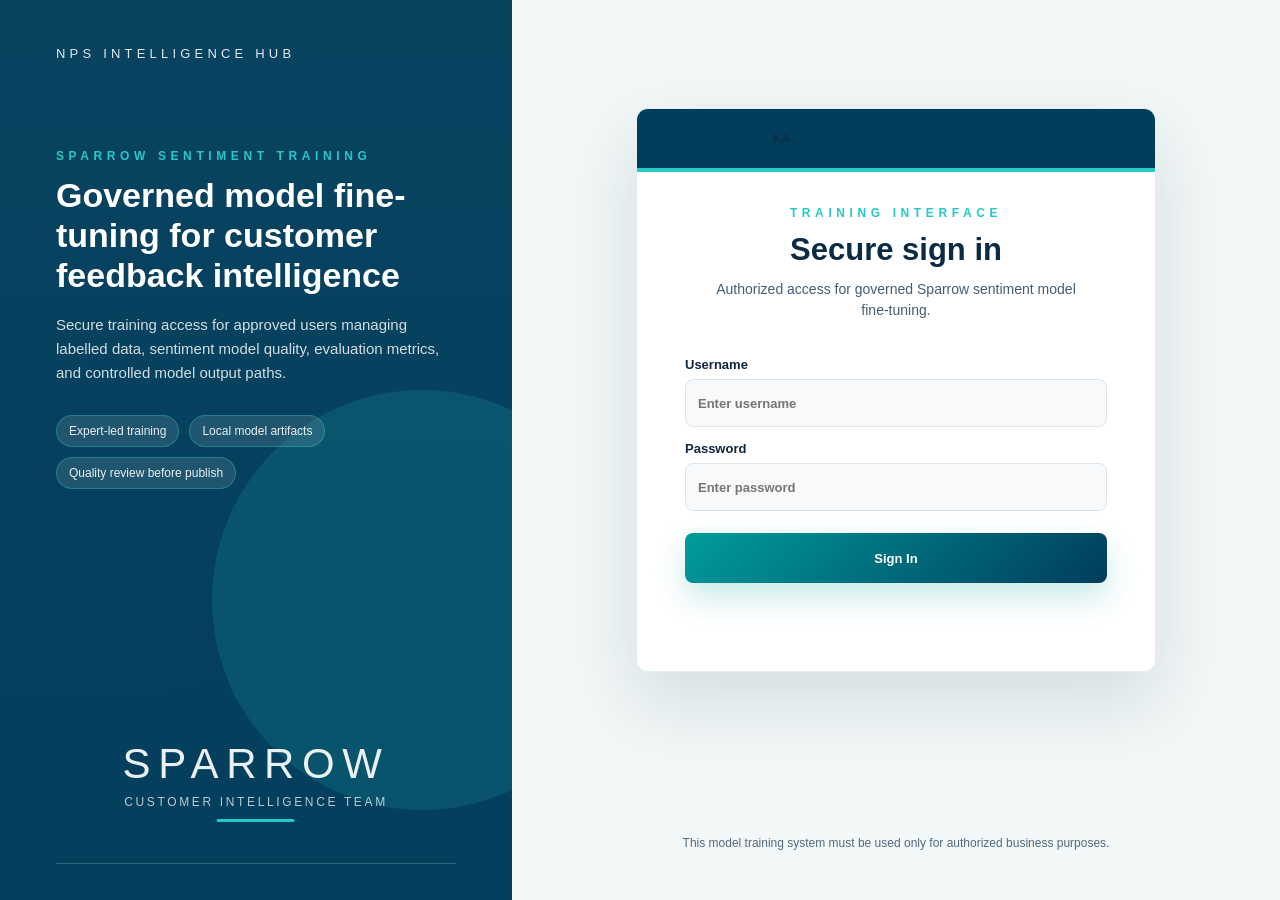
<file: apps/sparrow-training/frontend/index.html>
﻿<!doctype html>
<html lang="en">
<head>
  <meta charset="utf-8">
  <meta name="viewport" content="width=device-width, initial-scale=1">
  <title>Sparrow Sentiment Training</title>
  <link rel="stylesheet" href="styles.css">
</head>
<body>
  <main id="loginView" class="login-shell">
    <section class="login-brand-panel" aria-label="Krestrel Sparrow training sign-in brand panel">
      <div class="login-brand-top">
        <span>NPS Intelligence Hub</span>
      </div>
      <div class="login-brand-copy">
        <p class="login-kicker">Sparrow Sentiment Training</p>
        <h1>Governed model fine-tuning for customer feedback intelligence</h1>
        <p>Secure training access for approved users managing labelled data, sentiment model quality, evaluation metrics, and controlled model output paths.</p>
      </div>
      <div class="login-assurance-row">
        <span>Expert-led training</span>
        <span>Local model artifacts</span>
        <span>Quality review before publish</span>
      </div>
      <div class="sparrow-wordmark" aria-label="Sparrow"><span>Sparrow</span><small>Customer Intelligence Team</small></div>

    </section>

    <section class="login-auth-panel" aria-label="Sparrow training username sign in">
      <div class="login-card">
        <div class="login-logo-ribbon">
          <span class="login-card-logo logo-text">KA</span>
        </div>
        <div class="login-card-intro">
          <p class="auth-kicker">TRAINING INTERFACE</p>
          <h2>Secure sign in</h2>
          <p class="auth-helper">Authorized access for governed Sparrow sentiment model fine-tuning.</p>
        </div>
        <label>Username<input id="loginUser" autocomplete="username" placeholder="Enter username"></label>
        <label>Password<input id="loginPass" type="password" autocomplete="current-password" placeholder="Enter password"></label>
        <button id="loginBtn" class="primary-btn">Sign In</button>
        <p id="loginError" class="error-text"></p>
      </div>
      <p class="login-footer-note">This model training system must be used only for authorized business purposes.</p>
    </section>
  </main>

  <main id="appView" class="app-shell hidden">
    <header class="topbar">
      <div class="brand-row">
        <span class="topbar-logo logo-text">KA</span>
        <span class="brand-divider"></span>
        <span class="hub-name">NPS Intelligence Hub</span>
        <span class="training-title">Sparrow Sentiment Training</span>
      </div>
      <div class="top-actions">
        <span class="status-pill">Admin: anoop</span>
        <button id="downloadSummaryPdfTop" class="ghost-btn">Download Training Summary PDF</button>
        <button id="logoutBtn" class="ghost-btn">Logout</button>
      </div>
    </header>

    <section class="hero-card">
      <div>
        <p class="eyebrow">Model Objective</p>
        <h2>Classify verbatim feedback into Positive, Neutral, and Negative sentiment</h2>
        <p>Sparrow is the sentiment layer used by NPS Analyzer before Owl applies theme intelligence. This page documents the full training workflow and produces a deployable sentiment model path for the main toolkit.</p>
      </div>
      <div class="metric-strip">
        <div><span id="rowCount">0</span><small>Rows</small></div>
        <div><span id="readyRows">0</span><small>Ready</small></div>
        <div><span id="readinessScore">0%</span><small>Readiness</small></div>
      </div>
    </section>

    <nav class="workspace-tabs" aria-label="Sparrow training workspace tabs">
      <button class="tab-btn active" type="button" data-tab="trainingTab">Training Console</button>
      <button class="tab-btn" type="button" data-tab="detailedDataTab">Detailed Data</button>
    </nav>

    <section id="trainingTab" class="workflow-grid tab-panel active">
      <article class="panel span-2">
        <div class="panel-head">
          <div>
            <p class="eyebrow">Step 1</p>
            <h3>Training Data</h3>
          </div>
          <input id="dataFile" type="file" accept=".csv,.txt,.tsv">
        </div>
        <p class="muted">Upload labelled historical feedback. CSV, TSV, and TXT previews are read directly in this HTML interface. Excel files can be converted to CSV before training.</p>
        <div id="fileStatus" class="notice">No training file loaded.</div>
        <div class="table-wrap">
          <table id="previewTable"></table>
        </div>
      </article>

      <article class="panel">
        <p class="eyebrow">Step 2</p>
        <h3>Column Mapping</h3>
        <label>Feedback / Verbatim Column<select id="textColumn"></select></label>
        <label>Sentiment Label Column<select id="labelColumn"></select></label>
        <label>Optional Record ID<select id="idColumn"></select></label>
        <label>Optional Date / Wave<select id="dateColumn"></select></label>
        <button id="validateMapping" class="primary-btn">Validate Mapping</button>
        <div id="mappingStatus" class="notice">Map feedback and sentiment fields.</div>
      </article>

      <article class="panel">
        <p class="eyebrow">Step 3</p>
        <h3>Dataset Intelligence</h3>
        <div class="mini-grid">
          <div><span id="positiveCount">0</span><small>Positive</small></div>
          <div><span id="neutralCount">0</span><small>Neutral</small></div>
          <div><span id="negativeCount">0</span><small>Negative</small></div>
          <div><span id="missingCount">0</span><small>Missing Text</small></div>
          <div><span id="duplicateCount">0</span><small>Duplicates</small></div>
          <div><span id="avgLength">0</span><small>Avg Words</small></div>
        </div>
        <div id="qualityNotes" class="note-list"></div>
      </article>

      <article class="panel">
        <p class="eyebrow">Step 4</p>
        <h3>Training Configuration</h3>
        <label>Base Model<select id="baseModel"><option>Bundled Sparrow Production Model</option><option>distilroberta-base</option><option>roberta-base</option><option>microsoft/deberta-v3-small</option></select></label>
        <div class="form-row">
          <label>Epochs<input id="epochs" type="number" min="1" value="4"></label>
          <label>Batch Size<input id="batchSize" type="number" min="1" value="16"></label>
        </div>
        <div class="form-row">
          <label>Learning Rate<input id="learningRate" value="2e-5"></label>
          <label>Validation Split<input id="validationSplit" value="20%"></label>
        </div>
        <div class="form-row">
          <label>Max Length<input id="maxLength" type="number" value="192"></label>
          <label>Random Seed<input id="seed" type="number" value="42"></label>
        </div>
        <label class="check-row"><input id="earlyStop" type="checkbox" checked> Enable early stopping</label>
      </article>

      <article class="panel">
        <p class="eyebrow">Step 4A</p>
        <h3>System Readiness</h3>
        <div class="button-row compact-actions">
          <button id="refreshStatus" class="ghost-btn">Refresh Status</button>
          <button id="validateModel" class="ghost-btn">Validate Sparrow Model</button>
        </div>
        <div class="readiness-list" id="systemReadiness">
          <div><span>Backend</span><strong id="backendStatus">Checking server connection</strong></div>
          <div><span>Sparrow model</span><strong id="modelStatus">Checking bundled model</strong></div>
          <div><span>Model path</span><strong id="modelPathStatus">models/sparrow_cnx_sentimentmodel</strong></div>
          <div><span>Required files</span><strong id="artifactStatus">config, weights, tokenizer</strong></div>
          <div><span>Training mode</span><strong id="trainingModeStatus">Live local fine-tuning through bundled Python</strong></div>
        </div>
      </article>

      <article class="panel">
        <p class="eyebrow">Step 4B</p>
        <h3>Model Technical Details</h3>
        <div class="model-card-grid">
          <div><small>Architecture</small><span>RobertaForSequenceClassification</span></div>
          <div><small>Base Checkpoint</small><span>Bundled Sparrow model</span></div>
          <div><small>Label Space</small><span>Negative, Neutral, Positive</span></div>
          <div><small>Fine-tuning Optimizer</small><span>AdamW</span></div>
          <div><small>Max Positions</small><span id="technicalMaxTokens">192</span></div>
          <div><small>Device</small><span id="technicalDevice">CPU/GPU detected at runtime</span></div>
          <div><small>Tokenizer</small><span>AutoTokenizer</span></div>
          <div><small>Weight Format</small><span>safetensors / bin</span></div>
        </div>
        <details class="details-box">
          <summary>Required model file inventory</summary>
          <ul>
            <li>config.json</li>
            <li>model.safetensors or pytorch_model.bin</li>
            <li>tokenizer.json</li>
            <li>tokenizer_config.json</li>
            <li>special_tokens_map.json</li>
          </ul>
        </details>
      </article>

      <article id="trainingRunPanel" class="panel">
        <p class="eyebrow">Step 6</p>
        <h3>Training Run</h3>
        <button id="startTraining" class="primary-btn">Start Sparrow Training</button>
        <div class="progress-shell"><div id="progressBar" class="progress-bar"></div></div>
        <p id="progressText" class="muted">Waiting to start.</p>
        <div class="training-telemetry-grid">
          <div><small>Current Loss</small><span id="currentLoss">-</span></div>
          <div><small>Rolling Loss</small><span id="rollingLoss">-</span></div>
          <div><small>Learning Rate</small><span id="learningRateLive">-</span></div>
          <div><small>Step</small><span id="trainingStep">-</span></div>
          <div><small>Elapsed</small><span id="trainingElapsed">-</span></div>
        </div>
        <div id="trainingLog" class="log-box"></div>
        <div class="button-row">
          <button id="downloadLog" class="ghost-btn">Download Training Log</button>
          <button id="downloadMetadata" class="ghost-btn">Download Metadata JSON</button>
          <button id="clearLog" class="ghost-btn">Clear Log</button>
        </div>
      </article>

      <article class="panel">
        <p class="eyebrow">Step 7</p>
        <h3>Evaluation</h3>
        <div class="mini-grid">
          <div><span id="accuracyMetric">-</span><small>Accuracy</small></div>
          <div><span id="macroMetric">-</span><small>Macro F1</small></div>
          <div><span id="weightedMetric">-</span><small>Weighted F1</small></div>
        </div>
        <table class="matrix">
          <tr><th></th><th>Positive</th><th>Neutral</th><th>Negative</th></tr>
          <tr><th>Positive</th><td id="mpp">-</td><td id="mpn">-</td><td id="mpg">-</td></tr>
          <tr><th>Neutral</th><td id="mnp">-</td><td id="mnn">-</td><td id="mng">-</td></tr>
          <tr><th>Negative</th><td id="mgp">-</td><td id="mgn">-</td><td id="mgg">-</td></tr>
        </table>
      </article>

      <article class="panel span-2">
        <p class="eyebrow">Step 7A</p>
        <h3>Training Charts & Diagnostics</h3>
        <div class="chart-grid">
          <div>
            <h4>Batch Loss Curve</h4>
            <div class="chart-scroll"><canvas id="lossCanvas" width="920" height="240"></canvas></div>
            <p class="chart-help">Lower is better. Each point is one optimizer batch; spikes can happen when a harder batch is processed.</p>
          </div>
          <div>
            <h4>Rolling Loss Trend</h4>
            <div class="chart-scroll"><canvas id="trendCanvas" width="920" height="260"></canvas></div>
            <p class="chart-help">Lower and smoother is better. This averages recent batches so the overall learning direction is easier to read.</p>
          </div>
          <div>
            <h4>Confusion Heatmap</h4>
            <canvas id="heatmapCanvas" width="760" height="300"></canvas>
            <p class="chart-help">Rows are actual labels and columns are predicted labels. Strong diagonal values mean the model is separating classes well.</p>
          </div>
          <div>
            <h4>Epoch Average Loss</h4>
            <canvas id="epochCanvas" width="620" height="240"></canvas>
            <p class="chart-help">Lower epoch average loss means each full pass through the training data improved model fit.</p>
          </div>
        </div>
        <div class="table-wrap compact telemetry-table-wrap">
          <table id="telemetryTable">
            <thead><tr><th>Step</th><th>Epoch</th><th>Batch</th><th>Loss</th><th>Rolling Loss</th><th>Learning Rate</th><th>Grad Norm</th><th>Elapsed</th></tr></thead>
            <tbody><tr><td colspan="8">Live batch telemetry will appear during training.</td></tr></tbody>
          </table>
        </div>
      </article>

      <article class="panel">
        <p class="eyebrow">Step 8</p>
        <h3>Sample Audit</h3>
        <div class="mini-grid">
          <div><span id="auditTotal">-</span><small>Audited Samples</small></div>
          <div><span id="auditPass">-</span><small>Pass</small></div>
          <div><span id="auditFail">-</span><small>Fail</small></div>
        </div>
        <div class="table-wrap compact">
          <table id="sampleAuditTable">
            <thead><tr><th>#</th><th>Split</th><th>Actual</th><th>Predicted</th><th>Result</th><th>Confidence</th></tr></thead>
            <tbody><tr><td colspan="6">Run training to populate sample-level audit.</td></tr></tbody>
          </table>
        </div>
        <button id="downloadFailed" class="ghost-btn">Download Failed Samples CSV</button>
      </article>

      <article class="panel span-2">
        <p class="eyebrow">Step 8A</p>
        <h3>Trained & Tested Verbatims</h3>
        <div class="split-table-grid">
          <div>
            <h4>Trained Verbatims</h4>
            <div class="table-wrap compact verbatim-table-wrap">
              <table id="trainedVerbatimTable">
                <thead><tr><th>#</th><th>Verbatim</th><th>Actual</th><th>Prediction</th><th>Confidence</th><th>Result</th></tr></thead>
                <tbody><tr><td colspan="6">Run training to populate trained verbatim predictions.</td></tr></tbody>
              </table>
            </div>
          </div>
          <div>
            <h4>Tested Verbatims</h4>
            <div class="table-wrap compact verbatim-table-wrap">
              <table id="testedVerbatimTable">
                <thead><tr><th>#</th><th>Verbatim</th><th>Actual</th><th>Prediction</th><th>Confidence</th><th>Result</th></tr></thead>
                <tbody><tr><td colspan="6">Run training to populate tested verbatim predictions.</td></tr></tbody>
              </table>
            </div>
          </div>
        </div>
      </article>

      <article class="panel">
        <p class="eyebrow">Step 9</p>
        <h3>Quality Verdict</h3>
        <div id="qualityVerdict" class="verdict-card">No verdict yet. Run training or load metadata.</div>
        <div id="nextActions" class="note-list"></div>
      </article>

      <article id="modelOutputPanel" class="panel">
        <p class="eyebrow">Step 5</p>
        <h3>Model Output</h3>
        <p class="muted">Edit the planned model folder below. Use an absolute path for a specific folder, or keep the bundled relative path.</p>
        <div class="output-path-field">
          <span>Output Folder Path</span>
          <textarea id="outputPath" rows="2" autocomplete="off" spellcheck="false">models/sparrow_cnx_sentimentmodel_new</textarea>
        </div>
        <div class="button-row">
          <button id="editOutputPath" class="ghost-btn" type="button">Edit Path</button>
          <button id="copyPath" class="ghost-btn" type="button">Copy Model Path</button>
          <button id="useBundledPath" class="ghost-btn" type="button">Use Recommended New Path</button>
        </div>
        <ul class="artifact-list">
          <li>config.json</li>
          <li>model.safetensors or pytorch_model.bin</li>
          <li>tokenizer.json</li>
          <li>tokenizer_config.json</li>
          <li>training_metadata.json</li>
          <li>label_schema.json</li>
        </ul>
      </article>

      <article class="panel">
        <p class="eyebrow">Step 10</p>
        <h3>Training Run Summary</h3>
        <div class="readiness-list run-summary-list">
          <div><span>Dataset split</span><strong id="summarySplit">Not trained yet</strong></div>
          <div><span>Hyperparameters</span><strong id="summaryHyperparams">Waiting for training configuration</strong></div>
          <div><span>Environment</span><strong id="summaryEnvironment">Runtime detected when training starts</strong></div>
          <div><span>Last metrics</span><strong id="summaryMetrics">No evaluation metrics yet</strong></div>
          <div><span>Output path</span><strong id="summaryOutputPath">Set Step 5 before training</strong></div>
        </div>
      </article>

      <article class="panel">
        <p class="eyebrow">Step 11</p>
        <h3>Model Governance</h3>
        <div class="readiness-list governance-list">
          <div><span>Artifact validation</span><strong id="governanceArtifacts">New model artifacts are checked after training.</strong></div>
          <div><span>Publishing rule</span><strong>Do not overwrite the bundled production Sparrow model until validation is approved.</strong></div>
          <div><span>Rollback</span><strong>Existing output folders are backed up before replacement.</strong></div>
          <div><span>Analyzer use</span><strong>Paste the new model path into NPS Analyzer Setup after approval.</strong></div>
        </div>
      </article>

      <article class="panel">
        <p class="eyebrow">Step 12</p>
        <h3>Test Prediction</h3>
        <textarea id="testText" rows="5" placeholder="Paste a sample customer verbatim..."></textarea>
        <button id="predictBtn" class="primary-btn">Predict Sentiment</button>
        <div id="predictionResult" class="prediction-card">Prediction will appear here.</div>
      </article>

      <article class="panel span-2">
        <p class="eyebrow">Step 13</p>
        <h3>Deep Technical Internals</h3>
        <div class="button-row">
          <button id="showInternals" class="primary-btn">Show Current Internals</button>
          <button id="compareRuns" class="ghost-btn">Compare Training Runs</button>
          <button id="showGuide" class="ghost-btn">Training Guide</button>
        </div>
        <div class="metadata-tools">
          <label>Load Previous Metadata<input id="previousMetadataFile" type="file" accept=".json"></label>
          <label>Load New Metadata<input id="newMetadataFile" type="file" accept=".json"></label>
          <button id="compareMetadataFiles" class="ghost-btn">Compare Metadata Files</button>
        </div>
        <pre id="internalsReport" class="report-box">Internals report will appear here.</pre>
      </article>

      <article class="panel span-2">
        <p class="eyebrow">Step 14</p>
        <h3>Full Sparrow Training Documentation</h3>
        <div id="trainingDocumentation" class="doc-grid"></div>
      </article>

      <article class="panel">
        <p class="eyebrow">Step 15</p>
        <h3>Publishing Checklist</h3>
        <div id="publishingChecklist" class="checklist-list"></div>
      </article>

      <article class="panel">
        <p class="eyebrow">Step 16</p>
        <h3>Training Summary PDF</h3>
        <p class="muted">The PDF includes the training workflow, dataset profile, configuration, quality checks, model artifacts, testing notes, internals, and publishing checklist.</p>
        <button id="downloadSummaryPdf" class="primary-btn">Download Training Summary PDF</button>
        <div id="summaryStatus" class="notice">Ready to generate a training summary.</div>
      </article>
    </section>

    <section id="detailedDataTab" class="detailed-data-tab tab-panel hidden">
      <article class="panel span-2">
        <div class="panel-head">
          <div>
            <p class="eyebrow">Detailed Data</p>
            <h3>Model Fine-Tuning Parameters</h3>
          </div>
          <label class="filter-label">Main Parameter
            <select id="detailedDataFilter"></select>
          </label>
          <button id="downloadDetailedDataCsv" class="ghost-btn" type="button">Download CSV</button>
        </div>
        <p class="muted">These data points are extracted from the Model Fine Tuning document. Use the filter to review one main parameter at a time, or keep All Parameters selected for the full audit table.</p>
        <div class="table-wrap detailed-data-wrap">
          <table id="detailedDataTable">
            <thead>
              <tr><th>ID</th><th>Parameter Name</th><th>Sub Parameter</th><th>Description</th><th>Value</th><th>Comments</th></tr>
            </thead>
            <tbody><tr><td colspan="6">Detailed data is loading.</td></tr></tbody>
          </table>
        </div>
      </article>
    </section>
  </main>
  <script src="fine_tuning_data.js"></script>
  <script src="app.js"></script>
</body>
</html>
</file>
<file: apps/sparrow-training/frontend/styles.css>
﻿:root {
  --navy: #003d5b;
  --navy-2: #0b2b44;
  --teal: #26c9c3;
  --teal-dark: #009c9b;
  --ink: #10263f;
  --muted: #5e748c;
  --line: #cfe0ec;
  --surface: #f4f8fb;
  --white: #ffffff;
  --green: #1ca45c;
  --amber: #e4ad3c;
  --red: #de3f49;
  font-family: "Segoe UI", Arial, sans-serif;
}

* { box-sizing: border-box; }
body {
  margin: 0;
  background: #f4f7fa;
  color: var(--ink);
  font-size: 13px;
}

.hidden { display: none !important; }
.login-shell {
  min-height: 100vh;
  display: grid;
  place-items: center;
  padding: 28px;
}
.login-card {
  width: min(560px, 100%);
  background: var(--white);
  border: 1px solid var(--line);
  border-top: 5px solid var(--teal-dark);
  border-radius: 10px;
  padding: 34px 40px;
  box-shadow: 0 20px 54px rgba(8, 56, 74, 0.12);
}
.login-card h1 {
  margin-top: 14px;
}
.brand-mark {
  display: inline-flex;
  align-items: center;
  min-height: 40px;
  padding: 0 14px;
  background: var(--navy);
  color: white;
  font-size: 30px;
  line-height: 1;
  letter-spacing: 0;
}
.brand-mark.compact {
  font-size: 26px;
  min-height: 36px;
}
.eyebrow {
  margin: 0 0 8px;
  color: var(--teal-dark);
  font-size: 12px;
  font-weight: 600;
  letter-spacing: 4px;
  text-transform: uppercase;
}
.panel > .eyebrow,
.panel-head .eyebrow {
  display: inline-flex;
  align-items: center;
  justify-content: center;
  min-height: 30px;
  margin: 0 0 10px;
  padding: 5px 10px;
  border-radius: 8px;
  background: #e8fbfa;
  color: #006f6e;
  border: 1px solid #a9e6e4;
  font-size: 13px;
  font-weight: 700;
  letter-spacing: 0.04em;
}
h1, h2, h3 {
  margin: 0;
  color: var(--ink);
  letter-spacing: 0;
}
h1 { font-size: 34px; }
h2 { font-size: 26px; line-height: 1.25; }
h3 { font-size: 21px; }
.panel h3 {
  display: inline-flex;
  align-items: center;
  gap: 8px;
}
.info-icon {
  width: 22px;
  height: 22px;
  display: inline-grid;
  place-items: center;
  border: 1px solid #b9d5e3;
  border-radius: 50%;
  color: #006f6e;
  background: #f7fcfd;
  font-size: 12px;
  font-weight: 700;
  cursor: help;
}
.info-icon:hover {
  border-color: var(--teal-dark);
  background: #e8fbfa;
}
.subcopy, .muted {
  color: var(--muted);
  line-height: 1.55;
}
label {
  display: grid;
  gap: 8px;
  margin-top: 16px;
  color: #334b63;
  font-size: 13px;
}
input, select, textarea {
  width: 100%;
  border: 1px solid var(--line);
  border-radius: 8px;
  padding: 10px 12px;
  font: inherit;
  color: var(--ink);
  background: #fff;
}
textarea { resize: vertical; }
button {
  border: 0;
  cursor: pointer;
  font: inherit;
}
.primary-btn {
  margin-top: 14px;
  padding: 10px 18px;
  border-radius: 8px;
  background: linear-gradient(135deg, var(--teal), var(--teal-dark));
  color: #06233a;
  font-weight: 600;
  box-shadow: 0 14px 28px rgba(38, 201, 195, 0.24);
}
.ghost-btn {
  padding: 9px 14px;
  border: 1px solid var(--line);
  border-radius: 8px;
  background: #fff;
  color: var(--ink);
}
.error-text { color: var(--red); min-height: 20px; }

.app-shell { min-height: 100vh; }
.topbar {
  position: sticky;
  top: 0;
  z-index: 5;
  display: flex;
  justify-content: space-between;
  align-items: center;
  gap: 18px;
  min-height: 64px;
  padding: 0 18px 0 16px;
  background: #003d5b;
  color: white;
  border-bottom: 3px solid var(--teal);
  box-shadow: 0 8px 24px rgba(0, 35, 56, 0.18);
}
.brand-row, .top-actions {
  display: flex;
  align-items: center;
  gap: 18px;
}
.topbar-logo {
  width: 176px;
  max-height: 42px;
  height: auto;
  display: block;
  object-fit: contain;
}
.brand-divider {
  height: 26px;
  width: 1px;
  background: rgba(255, 255, 255, 0.18);
}
.hub-name {
  color: rgba(255, 255, 255, 0.84);
  font-size: 12px;
  font-weight: 500;
  letter-spacing: 0.13em;
  text-transform: uppercase;
  white-space: nowrap;
}
.training-title {
  color: rgba(255, 255, 255, 0.86);
  font-size: 13px;
  font-weight: 500;
  white-space: nowrap;
}
.topbar .ghost-btn {
  background: rgba(255,255,255,0.08);
  color: #f4fbfd;
  border-color: rgba(255,255,255,0.28);
}
.status-pill {
  border: 1px solid rgba(255,255,255,0.24);
  border-radius: 999px;
  padding: 7px 12px;
  color: #d7edf3;
}
.hero-card, .panel {
  background: var(--white);
  border: 1px solid var(--line);
  border-radius: 8px;
}
.hero-card {
  margin: 16px;
  padding: 18px 20px;
  display: grid;
  grid-template-columns: minmax(0, 1fr) auto;
  gap: 24px;
  border-top: 3px solid var(--teal-dark);
  box-shadow: 0 12px 30px rgba(8, 56, 74, 0.07);
}
.metric-strip {
  display: grid;
  grid-template-columns: repeat(3, 104px);
  gap: 10px;
}
.metric-strip div, .mini-grid div {
  background: var(--surface);
  border-radius: 8px;
  padding: 10px;
  text-align: center;
  border: 1px solid #e4edf3;
}
.metric-strip span, .mini-grid span {
  display: block;
  font-size: 22px;
  color: var(--navy);
}
small { color: var(--muted); }
.workspace-tabs {
  display: flex;
  gap: 8px;
  padding: 0 16px 12px;
}
.tab-btn {
  padding: 9px 14px;
  border: 1px solid var(--line);
  border-radius: 999px;
  background: #fff;
  color: var(--ink);
}
.tab-btn.active {
  background: #e8fbfa;
  border-color: #99dfdc;
  color: #006f6e;
  font-weight: 600;
}
.workflow-grid {
  display: grid;
  grid-template-columns: repeat(2, minmax(0, 1fr));
  gap: 12px;
  padding: 0 16px 22px;
}
.detailed-data-tab {
  padding: 0 16px 22px;
}
.panel {
  padding: 16px;
  border-top: 3px solid var(--teal-dark);
  box-shadow: 0 8px 24px rgba(8, 56, 74, 0.045);
  position: relative;
  overflow: hidden;
}
.panel::before {
  content: "";
  position: absolute;
  inset: 0 0 auto 0;
  height: 1px;
  background: linear-gradient(90deg, rgba(38,201,195,.45), transparent);
  pointer-events: none;
}
.span-2 { grid-column: span 2; }
.panel-head {
  display: flex;
  justify-content: space-between;
  gap: 18px;
  align-items: start;
}
.notice {
  margin-top: 10px;
  padding: 10px 12px;
  border-left: 3px solid var(--teal-dark);
  background: #eef8f9;
  color: #23465b;
  border-radius: 7px;
}
.table-wrap {
  margin-top: 12px;
  max-height: 220px;
  overflow: auto;
  border: 1px solid var(--line);
  border-radius: 8px;
}
.table-wrap.compact {
  max-height: 210px;
}
.detailed-data-wrap {
  max-height: calc(100vh - 280px);
}
.detailed-data-wrap th {
  position: sticky;
  top: 0;
  z-index: 1;
}
.filter-label {
  width: min(320px, 100%);
  margin-top: 0;
}
table {
  width: 100%;
  border-collapse: collapse;
  font-size: 13px;
}
th {
  background: #eaf2f7;
  color: #16334c;
  text-align: left;
}
th, td {
  padding: 8px 10px;
  border-bottom: 1px solid #e4edf3;
  vertical-align: top;
}
.mini-grid {
  display: grid;
  grid-template-columns: repeat(3, minmax(0, 1fr));
  gap: 8px;
}
.note-list {
  margin-top: 10px;
  display: grid;
  gap: 8px;
  color: var(--muted);
}
.note-list div {
  padding: 8px 10px;
  background: var(--surface);
  border-radius: 7px;
}
.form-row {
  display: grid;
  grid-template-columns: 1fr 1fr;
  gap: 12px;
}
.check-row {
  display: flex;
  align-items: center;
  gap: 10px;
}
.check-row input { width: auto; }
.progress-shell {
  height: 10px;
  margin-top: 14px;
  background: #dff1f3;
  border-radius: 99px;
  overflow: hidden;
}
.progress-bar {
  width: 0%;
  height: 100%;
  background: linear-gradient(90deg, var(--teal-dark), var(--teal));
  transition: width 0.3s ease;
}
.log-box {
  min-height: 210px;
  max-height: 320px;
  overflow: auto;
  margin-top: 14px;
  padding: 12px 14px;
  background: #0b2134;
  color: #d6f4f2;
  border-radius: 8px;
  font-family: Consolas, monospace;
  font-size: 12px;
  line-height: 1.55;
  border: 1px solid rgba(38, 201, 195, 0.22);
}
.matrix { margin-top: 16px; }
.artifact-list {
  margin: 12px 0 0;
  padding-left: 20px;
  color: var(--muted);
  line-height: 1.8;
}
.output-path-field {
  position: relative;
  z-index: 1;
  display: grid;
  gap: 8px;
  margin-top: 16px;
  color: #334b63;
  font-size: 13px;
}
#outputPath {
  position: relative;
  z-index: 2;
  user-select: text;
  cursor: text;
  font-family: Consolas, "Segoe UI", Arial, sans-serif;
  background: #fff;
  min-height: 64px;
  resize: vertical;
}
.prediction-card {
  margin-top: 10px;
  padding: 12px;
  min-height: 74px;
  border-radius: 8px;
  background: var(--surface);
  border: 1px solid var(--line);
}
.button-row {
  display: flex;
  gap: 8px;
  flex-wrap: wrap;
  align-items: center;
  margin-top: 10px;
}
.compact-actions {
  margin-top: 12px;
}
.readiness-list {
  display: grid;
  gap: 8px;
  margin-top: 12px;
}
.readiness-list div {
  display: grid;
  grid-template-columns: 150px 1fr;
  gap: 12px;
  padding: 9px 10px;
  background: var(--surface);
  border: 1px solid #e2edf4;
  border-radius: 7px;
}
.readiness-list span {
  color: var(--muted);
}
.readiness-list strong {
  font-weight: 500;
}
.model-card-grid {
  display: grid;
  grid-template-columns: repeat(2, minmax(0, 1fr));
  gap: 8px;
  margin-top: 12px;
}
.model-card-grid div {
  padding: 10px;
  background: linear-gradient(180deg, #ffffff, #f4f9fb);
  border: 1px solid var(--line);
  border-radius: 7px;
}
.model-card-grid span {
  display: block;
  margin-top: 6px;
  color: var(--ink);
}
.details-box {
  margin-top: 10px;
  padding: 10px 12px;
  border: 1px solid var(--line);
  border-radius: 7px;
  background: #fff;
}
.chart-grid {
  display: grid;
  grid-template-columns: repeat(2, minmax(0, 1fr));
  gap: 12px;
  margin-top: 12px;
}
.chart-grid > div {
  border: 1px solid var(--line);
  border-radius: 8px;
  padding: 12px;
  background: #fbfdfe;
  min-width: 0;
}
.chart-grid h4 {
  margin: 0 0 8px;
  font-size: 14px;
  font-weight: 600;
}
.chart-help {
  min-height: 42px;
  margin: 8px 0 0;
  color: var(--muted);
  font-size: 12px;
  line-height: 1.45;
}
canvas {
  width: 100%;
  height: 220px;
}
#heatmapCanvas {
  height: 300px;
}
.chart-scroll {
  overflow-x: auto;
  overflow-y: hidden;
  border-radius: 6px;
  scrollbar-color: #8fc9d8 #eef6f9;
  scrollbar-width: thin;
}
.chart-scroll::-webkit-scrollbar {
  height: 8px;
}
.chart-scroll::-webkit-scrollbar-track {
  background: #eef6f9;
  border-radius: 999px;
}
.chart-scroll::-webkit-scrollbar-thumb {
  background: #8fc9d8;
  border-radius: 999px;
}
.chart-scroll canvas {
  width: auto;
  min-width: 920px;
  display: block;
}
.training-telemetry-grid {
  display: grid;
  grid-template-columns: repeat(5, minmax(0, 1fr));
  gap: 8px;
  margin-top: 10px;
}
.training-telemetry-grid div {
  padding: 9px 10px;
  border: 1px solid #dfe9f1;
  border-radius: 8px;
  background: #f8fbfd;
}
.training-telemetry-grid small {
  display: block;
  margin-bottom: 4px;
  font-size: 10px;
  letter-spacing: 0.08em;
  text-transform: uppercase;
}
.training-telemetry-grid span {
  color: var(--navy);
  font-family: Consolas, monospace;
  font-size: 15px;
}
.telemetry-table-wrap {
  max-height: 260px;
}
.split-table-grid {
  display: grid;
  grid-template-columns: repeat(2, minmax(0, 1fr));
  gap: 12px;
  margin-top: 12px;
}
.split-table-grid h4 {
  margin: 0 0 8px;
  font-size: 14px;
}
.verbatim-table-wrap {
  max-height: 300px;
}
.verbatim-table-wrap td:nth-child(2),
#detailedDataTable td:nth-child(4),
#detailedDataTable td:nth-child(6) {
  min-width: 260px;
}
.metric-info {
  width: 17px;
  height: 17px;
  margin-left: 4px;
  border: 1px solid #b9d5e3;
  border-radius: 50%;
  background: #f7fcfd;
  color: #006f6e;
  font-size: 10px;
  font-weight: 700;
  cursor: help;
  vertical-align: middle;
}
.verdict-card {
  margin-top: 10px;
  padding: 12px;
  min-height: 96px;
  border-radius: 8px;
  border: 1px solid var(--line);
  background: linear-gradient(180deg, #ffffff, #f6fbf8);
  line-height: 1.65;
}
.report-box {
  margin: 10px 0 0;
  max-height: 360px;
  overflow: auto;
  padding: 14px;
  border-radius: 8px;
  background: #0b2134;
  color: #d6f4f2;
  white-space: pre-wrap;
  font-family: Consolas, monospace;
  font-size: 12px;
  line-height: 1.6;
}
.metadata-tools {
  display: grid;
  grid-template-columns: 1fr 1fr auto;
  gap: 12px;
  align-items: end;
}
.metadata-tools .ghost-btn {
  min-height: 46px;
}
.doc-grid {
  display: grid;
  grid-template-columns: repeat(2, minmax(0, 1fr));
  gap: 14px;
  margin-top: 16px;
}
.doc-section {
  border: 1px solid var(--line);
  border-radius: 10px;
  padding: 15px;
  background: #fbfdfe;
}
.doc-section h4 {
  margin: 0 0 10px;
  font-size: 16px;
}
.doc-section ul,
.checklist-list ul {
  margin: 0;
  padding-left: 18px;
  color: var(--muted);
  line-height: 1.55;
}
.checklist-list {
  display: grid;
  gap: 10px;
  margin-top: 16px;
}
.checklist-list li {
  margin-bottom: 8px;
}

@media (max-width: 980px) {
  .hero-card, .workflow-grid { grid-template-columns: 1fr; }
  .span-2 { grid-column: auto; }
  .metric-strip { grid-template-columns: 1fr; }
  .topbar, .panel-head { flex-direction: column; align-items: stretch; }
  .chart-grid, .model-card-grid, .doc-grid, .metadata-tools, .split-table-grid, .training-telemetry-grid { grid-template-columns: 1fr; }
  .top-actions { align-items: stretch; }
}

/* Professional Krestrel branded login screen */
.login-shell {
  min-height: 100vh;
  display: grid;
  grid-template-columns: minmax(440px, 40vw) minmax(0, 1fr);
  padding: 0;
  background: #f2f7f7;
}
.login-brand-panel {
  position: relative;
  overflow: hidden;
  min-height: 100vh;
  padding: 46px 56px;
  background:
    linear-gradient(180deg, rgba(0, 61, 91, 0.97), rgba(0, 61, 91, 0.99)),
    radial-gradient(circle at 78% 74%, rgba(38, 201, 195, 0.36), rgba(0, 61, 91, 0) 34%);
  color: var(--white);
}
.login-brand-panel::before {
  content: "";
  position: absolute;
  width: 420px;
  height: 420px;
  right: -120px;
  bottom: 90px;
  border-radius: 50%;
  background: rgba(38, 201, 195, 0.14);
}
.login-brand-panel::after {
  content: "";
  position: absolute;
  left: 56px;
  right: 56px;
  bottom: 36px;
  height: 1px;
  background: rgba(255, 255, 255, 0.18);
}
.login-brand-top {
  position: relative;
  z-index: 2;
  display: flex;
  align-items: center;
  color: rgba(255, 255, 255, 0.88);
  font-size: 13px;
  letter-spacing: 4.2px;
  text-transform: uppercase;
}
.login-brand-logo,
.login-brand-rule,
.login-hero-person {
  display: none;
}
.login-brand-copy {
  position: relative;
  z-index: 2;
  width: min(520px, 100%);
  margin-top: 88px;
}
.login-kicker,
.auth-kicker {
  margin: 0 0 12px;
  color: var(--teal);
  font-size: 12px;
  font-weight: 700;
  letter-spacing: 4.6px;
  text-transform: uppercase;
}
.login-brand-copy h1 {
  color: var(--white);
  font-size: 34px;
  line-height: 1.18;
  font-weight: 600;
}
.login-brand-copy p:last-child {
  margin: 18px 0 0;
  color: rgba(255, 255, 255, 0.82);
  font-size: 15px;
  line-height: 1.6;
}
.login-assurance-row {
  position: relative;
  z-index: 3;
  display: flex;
  flex-wrap: wrap;
  gap: 10px;
  margin-top: 30px;
}
.login-assurance-row span {
  display: inline-flex;
  align-items: center;
  min-height: 32px;
  padding: 7px 12px;
  border-radius: 999px;
  background: rgba(255, 255, 255, 0.11);
  border: 1px solid rgba(38, 201, 195, 0.38);
  color: rgba(255, 255, 255, 0.9);
  font-size: 12px;
}
.sparrow-wordmark {
  position: absolute;
  z-index: 3;
  left: 50%;
  bottom: 78px;
  transform: translateX(-50%);
  display: grid;
  justify-items: center;
  gap: 10px;
  color: rgba(255, 255, 255, 0.92);
  text-align: center;
}
.sparrow-wordmark span {
  font-size: 42px;
  line-height: 1;
  font-weight: 300;
  letter-spacing: 0.18em;
  text-transform: uppercase;
}
.sparrow-wordmark small {
  color: rgba(255, 255, 255, 0.72);
  font-size: 12px;
  font-weight: 500;
  letter-spacing: 0.22em;
  text-transform: uppercase;
}
.sparrow-wordmark::after {
  content: "";
  display: block;
  width: 78px;
  height: 3px;
  border-radius: 999px;
  background: var(--teal);
}
.login-auth-panel {
  display: grid;
  place-items: center;
  min-height: 100vh;
  padding: 48px;
}
.login-auth-panel .login-card {
  width: min(520px, 100%);
  padding: 0 48px 42px;
  overflow: hidden;
  background: #ffffff;
  border: 1px solid #e3edf3;
  border-radius: 12px;
  box-shadow: 0 30px 72px rgba(13, 51, 66, 0.13);
}
.login-logo-ribbon {
  display: flex;
  align-items: center;
  justify-content: center;
  margin: 0 -48px 0;
  padding: 22px 24px;
  background: #003d5b;
  border-bottom: 4px solid var(--teal);
}
.login-card-logo {
  display: block;
  width: 246px;
  max-width: 76%;
  height: auto;
}
.login-card-intro {
  padding: 34px 0 22px;
  text-align: center;
}
.login-auth-panel .login-card h2 {
  margin: 0;
  color: var(--navy-2);
  font-size: 31px;
  line-height: 1.15;
  font-weight: 600;
}
.auth-kicker {
  text-align: center;
}
.auth-tabs {
  display: none;
}
.auth-helper {
  width: min(360px, 100%);
  margin: 12px auto 0;
  color: #435d73;
  text-align: center;
  font-size: 14px;
  line-height: 1.5;
}
.login-auth-panel label {
  display: block;
  margin-top: 14px;
  color: var(--ink);
  font-weight: 600;
}
.login-auth-panel input {
  margin-top: 7px;
  min-height: 48px;
  background: #f7f9fb;
  border-color: #dbe4ec;
}
.login-auth-panel input:focus {
  outline: 2px solid rgba(38, 201, 195, 0.28);
  border-color: var(--teal-dark);
}
.login-auth-panel .primary-btn {
  width: 100%;
  min-height: 50px;
  margin-top: 22px;
  border-radius: 8px;
  color: #ffffff;
  background: linear-gradient(135deg, var(--teal-dark), var(--navy));
  box-shadow: 0 14px 30px rgba(0, 156, 155, 0.22);
}
.login-footer-note {
  align-self: end;
  max-width: 720px;
  margin: -72px auto 0;
  color: #516a80;
  text-align: center;
  font-size: 12px;
  line-height: 1.45;
}
@media (max-width: 1040px) {
  .login-shell { grid-template-columns: 1fr; }
  .login-brand-panel { min-height: 390px; }
  .login-brand-copy { margin-top: 48px; }
  .sparrow-wordmark { right: 38px; left: auto; bottom: 46px; transform: none; } .sparrow-wordmark span { font-size: 30px; }
  .login-auth-panel { min-height: auto; padding: 34px; }
  .login-footer-note { margin: 24px auto 0; }
}
@media (max-width: 680px) {
  .login-brand-panel { display: none; }
  .login-auth-panel { min-height: 100vh; padding: 24px; }
  .login-auth-panel .login-card { padding: 0 24px 30px; }
  .login-logo-ribbon { margin: 0 -24px 0; }
}
</file>
